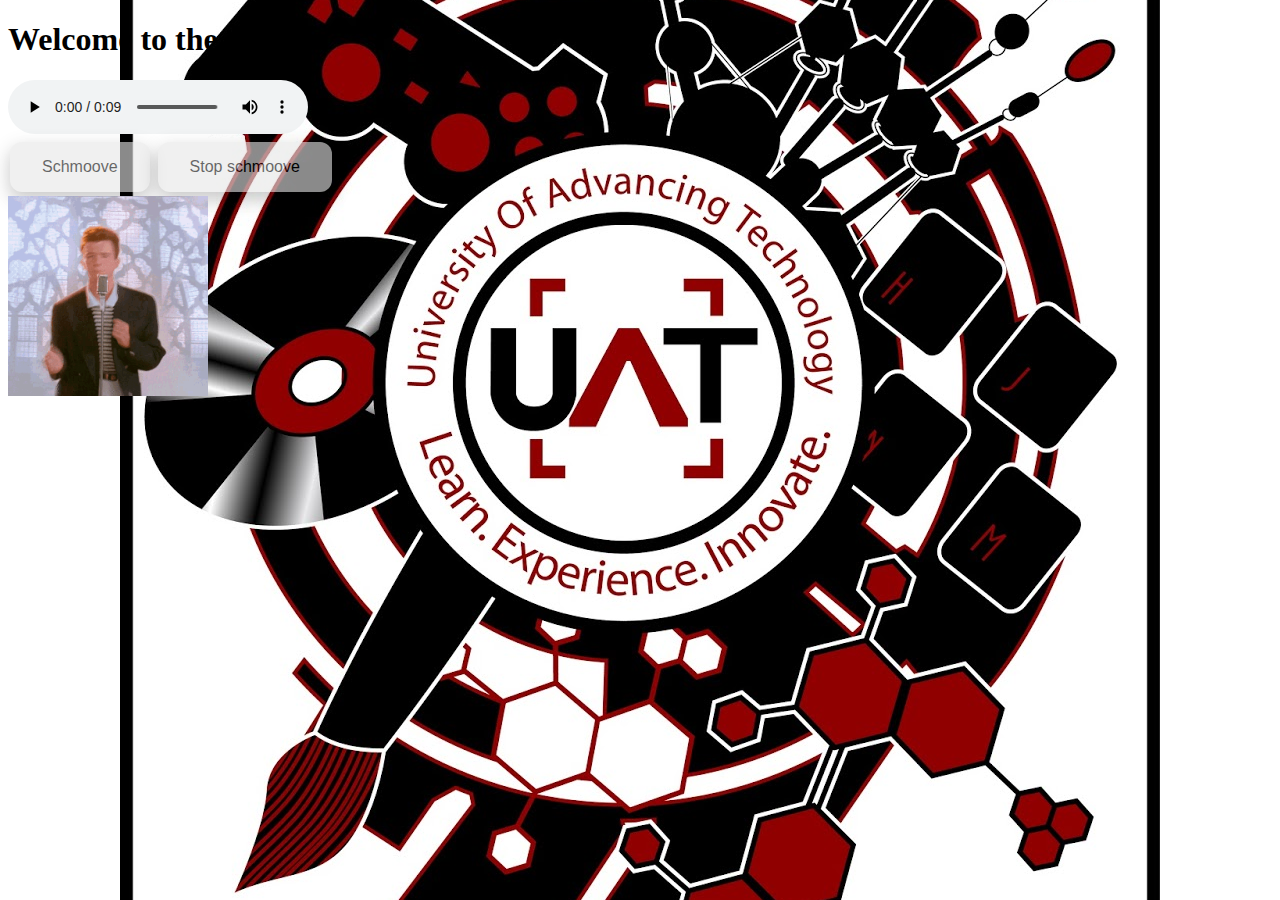
<file: Week 4/index.html>
<!DOCTYPE html>
<html lang="en">
<head>
    <meta charset="UTF-8">
    <meta name="viewport" content="width=device-width, initial-scale=1.0">
    <title>Document</title>
    <script src="app.js"></script>
    <link rel="stylesheet" href="style.css">
</head>
<body>
    <h1>Welcome to the show</h1>
    <audio controls>
        <source src="Rick Roll Sound Effect.mp3" type="audio/mpeg"></source>
    </audio>
    <br>
    <button id="startButton" class="button" onclick="startMove()">Schmoove</button>
    <button id="stopButton" class="button" onclick="stopMove()">Stop schmoove</button>
    <br>
    <img src="rickroll.gif" class="rickroll" style="position: absolute; left: 100; top: 100; width: 200px;"/>
</body>
</html>
</file>
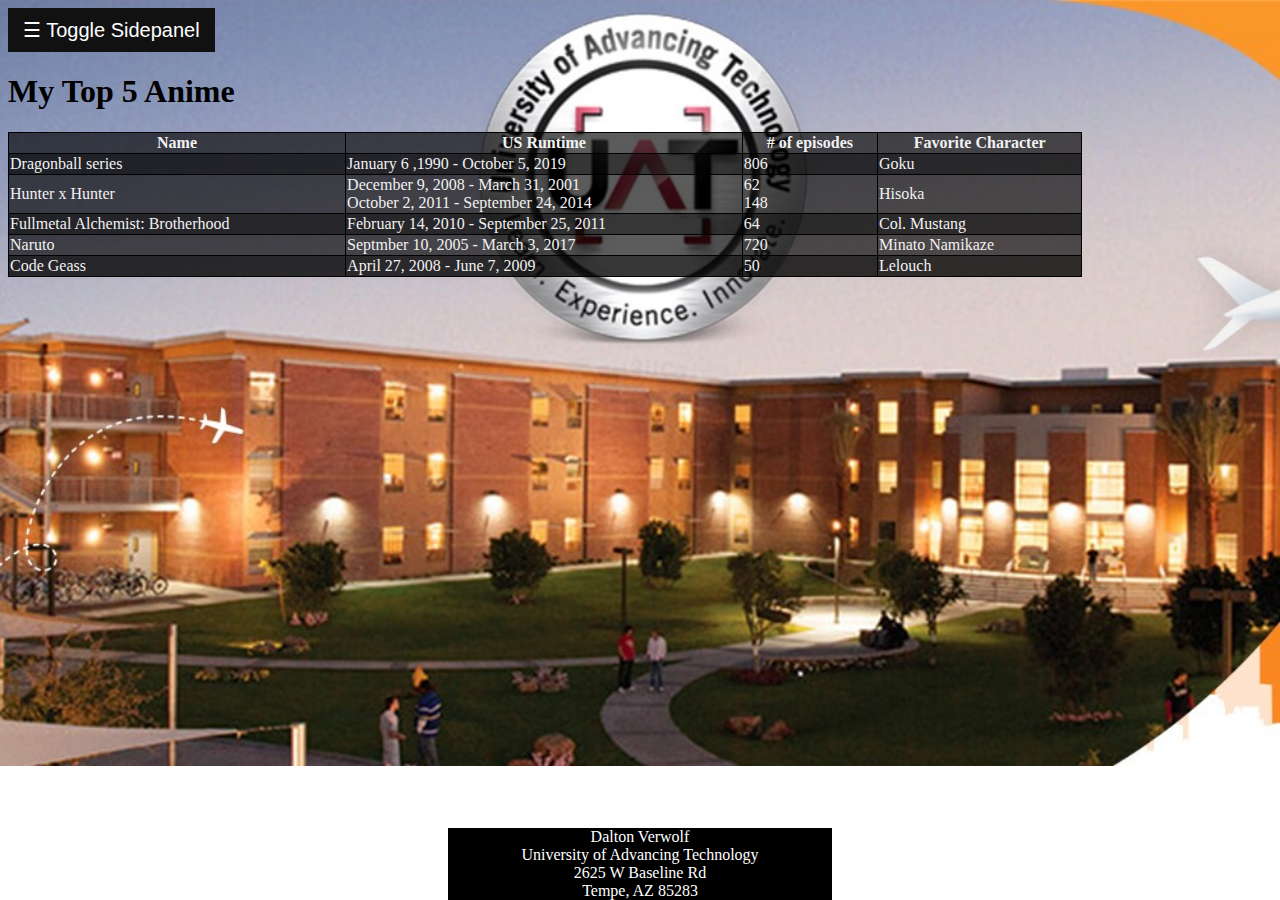
<file: Week 5/index.html>
<!--Dalton Verwolf-->
<!DOCTYPE html>
<html lang="en">
<head>
    <meta charset="UTF-8">
    <meta name="viewport" content="width=device-width, initial-scale=1.0">
    <link rel="stylesheet" href="style.css">
    <script src="sidebar.js"></script>
    <title>CSC102 Verwolf Final</title>
</head>
<body>
    <div id="mySidepanel" class="sidepanel"><!--Setup for the navigation component of the assignment-->
        <a href="javascript:void(0)" class="closebtn" onclick="closeNav()">&times;</a>
        <a class="active" href="#home">Home</a><!--Home doesnt have a reference on the home page so that it cant navigate to itself-->
        <a href="index1.html">1.1 The Foundation</a><!--Each of the previous assignment files is linked here in the hyperlink reference(href)-->
        <a href="game.html">2.1 My Game</a>
        <a href="strings.html">3.1 Authorization</a>
        <a href="index4.html">4.1 Audio</a>
      </div>
      
      <button class="openbtn" onclick="openNav()">&#9776; Toggle Sidepanel</button><!--Button to operate the sidepanel for navigation-->
      
      <h1>My Top 5 Anime</h1>
      <table id="anime" width="85%">
        <tr>
            <th>Name</th>
            <th>US Runtime</th>
            <th># of episodes</th>
            <th>Favorite Character</th>
        </tr>
        <tr>
            <td>Dragonball series</td>
            <td>January 6 ,1990 - October 5, 2019</td>
            <td>806</td>
            <td>Goku</td>
        </tr>
        <tr>
            <td>Hunter x Hunter</td>
            <td><ul><li>December 9, 2008 - March 31, 2001</li><!--Used ul(unordered list) to eliminate the bullet point of the list since there were 2 runtimes for this anime -->
                <li>October 2, 2011 - September 24, 2014</li></ul>
            </td>
            <td><ul><li>62</li>
                <li>148</li></ul>
            </td>
            <td>Hisoka</td>
        </tr>
        <tr>
            <td>Fullmetal Alchemist: Brotherhood</td>
            <td>February 14, 2010 - September 25, 2011</td>
            <td>64</td>
            <td>Col. Mustang</td>
        </tr>
        <tr>
            <td>Naruto</td>
            <td>Septmber 10, 2005 - March 3, 2017</td>
            <td>720</td>
            <td>Minato Namikaze</td>
        </tr>
        <tr>
            <td>Code Geass</td>
            <td>April 27, 2008 - June 7, 2009</td>
            <td>50</td>
            <td>Lelouch</td>
        </tr>
    </table>
    <footer>
        Dalton Verwolf
        <br>
        University of Advancing Technology
        <br>
        2625 W Baseline Rd
        <br>
        Tempe, AZ 85283
    </footer>
</body>
</html>
</file>
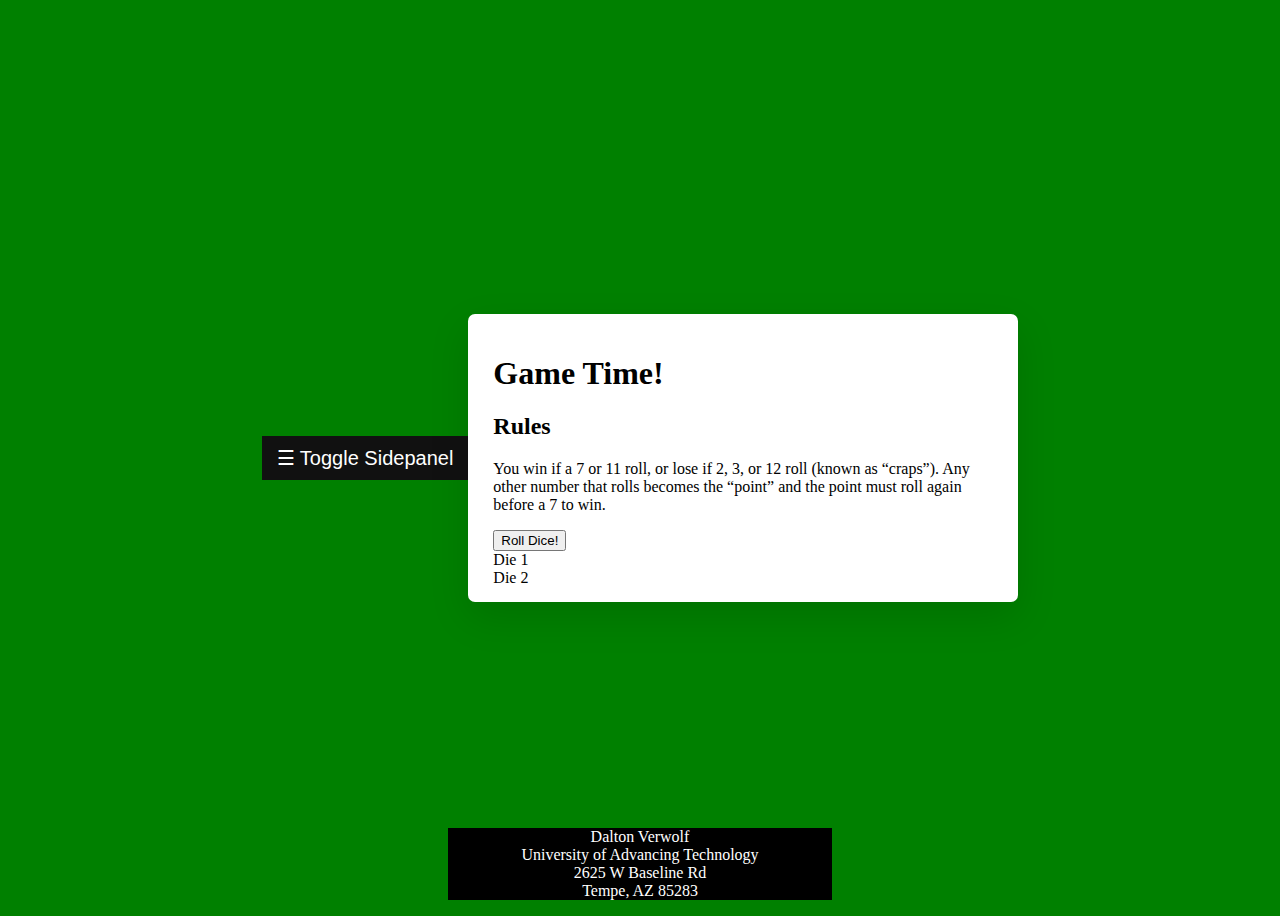
<file: game.html>
<!--Dalton Verwolf-->

<!DOCTYPE html>
<html lang="en">
<head>
    <meta charset="UTF-8">
    <meta name="viewport" content="width=device-width, initial-scale=1.0">
    <script src = "code.js"></script>
    <link rel="stylesheet" href="craps.css">
    <title>CSC102 Assn 2.1</title>
</head>
<body>
  <div id="mySidepanel" class="sidepanel">
    <a href="javascript:void(0)" class="closebtn" onclick="closeNav()">&times;</a>
    <a class="active" href="#home">Home</a>
    <a href="index1.html">1.1 The Foundation</a>
    <a href="game.html">2.1 My Game</a>
    <a href="strings.html">3.1 Authorization</a>
    <a href="index4.html">4.1 Audio</a>
  </div>
  
  <button class="openbtn" onclick="openNav()">&#9776; Toggle Sidepanel</button>
  <div class="wrapper"><!--Creates a text box basically for the other elements of the program to clean
  up the appearance-->
    <header>
      <h1>Game Time!</h1>
      <h2>Rules</h2>
    </header>
    <p>You win if a 7 or 11 roll, or lose if 2, 3, or 12 roll (known as “craps”).
      Any other number that rolls becomes the “point” and the point must roll again before a 7 to win.</p>
      <button onclick="rollDice()">Roll Dice!</button><!--Calls to the rollDice function in the javascript-->
      <div id = "result1">Die 1</div><!--Sets a placeholder for information from the javascript-->
    <div id = "result2">Die 2</div>
    <div id = "sumTag"></div>
  </div>
<footer>
    Dalton Verwolf
    <br>
    University of Advancing Technology
    <br>
    2625 W Baseline Rd
    <br>
    Tempe, AZ 85283
</footer>

</body>
</html>
</file>
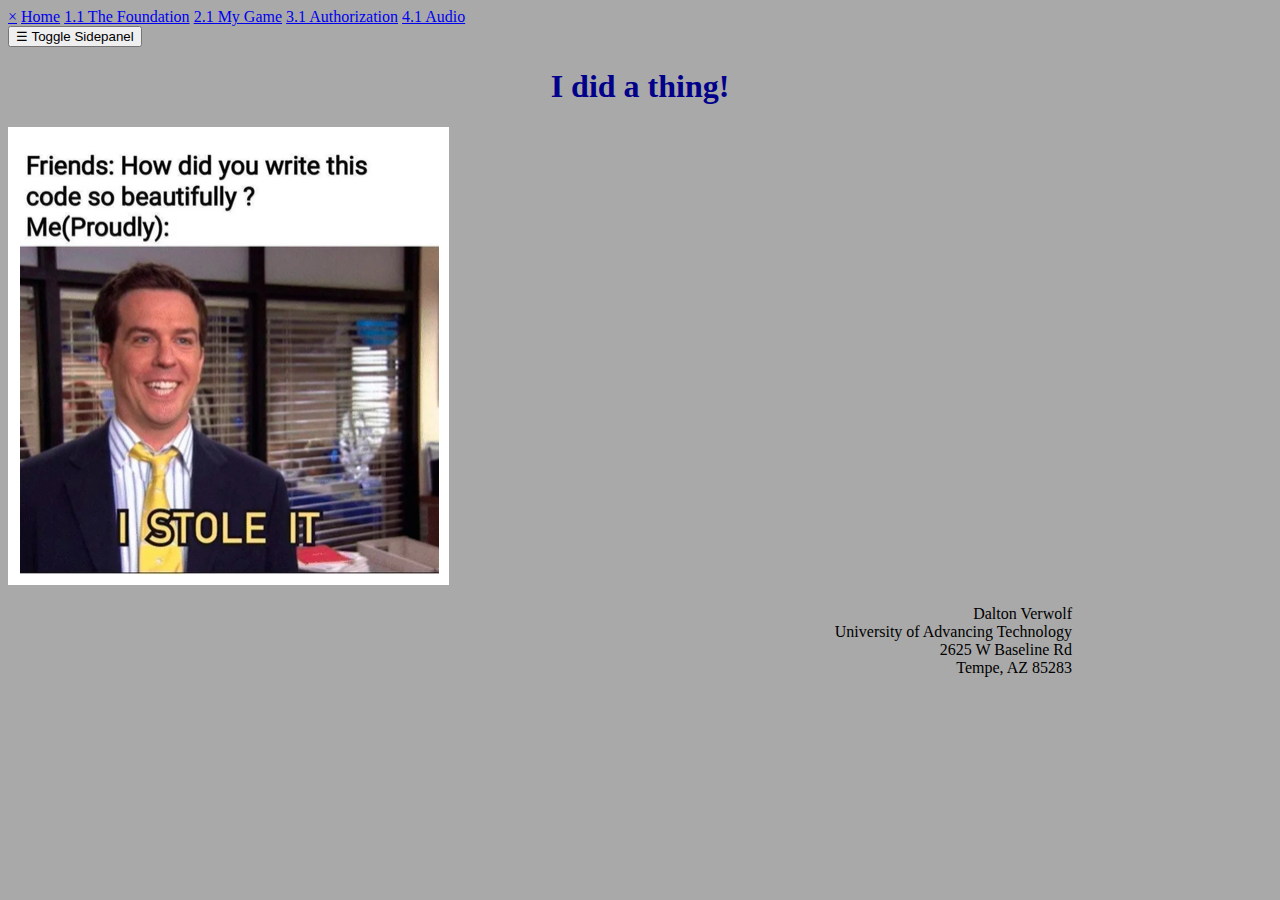
<file: index1.html>
<!--Dalton Verwolf-->
<!DOCTYPE html>
<html lang="en">
<head>
    <meta charset="UTF-8">
    <meta name="viewport" content="width=device-width, initial-scale=1.0">
    <title>Index Assignment</title>
    <script src="sidebar.js"></script>
    <link rel="stylesheet" href="main.css">
</head>
<body>
    <div id="mySidepanel" class="sidepanel">
        <a href="javascript:void(0)" class="closebtn" onclick="closeNav()">&times;</a>
        <a class="active" href="index.html">Home</a>
        <a href="index1.html">1.1 The Foundation</a>
        <a href="game.html">2.1 My Game</a>
        <a href="strings.html">3.1 Authorization</a>
        <a href="index4.html">4.1 Audio</a>
      </div>
      
      <button class="openbtn" onclick="openNav()">&#9776; Toggle Sidepanel</button>
    <h1 style="color: darkblue;">
        <center>
            I did a thing!
        </center>

    </h1>
    <p>
        <img id="memeImage" src="tie-friends-did-write-this-code-so-beautifully-proudly-stole.png.png">
    </p>
    <footer>
        Dalton Verwolf
        <br>
        University of Advancing Technology
        <br>
        2625 W Baseline Rd
        <br>
        Tempe, AZ 85283
    </footer>

</body>
</html>
</file>
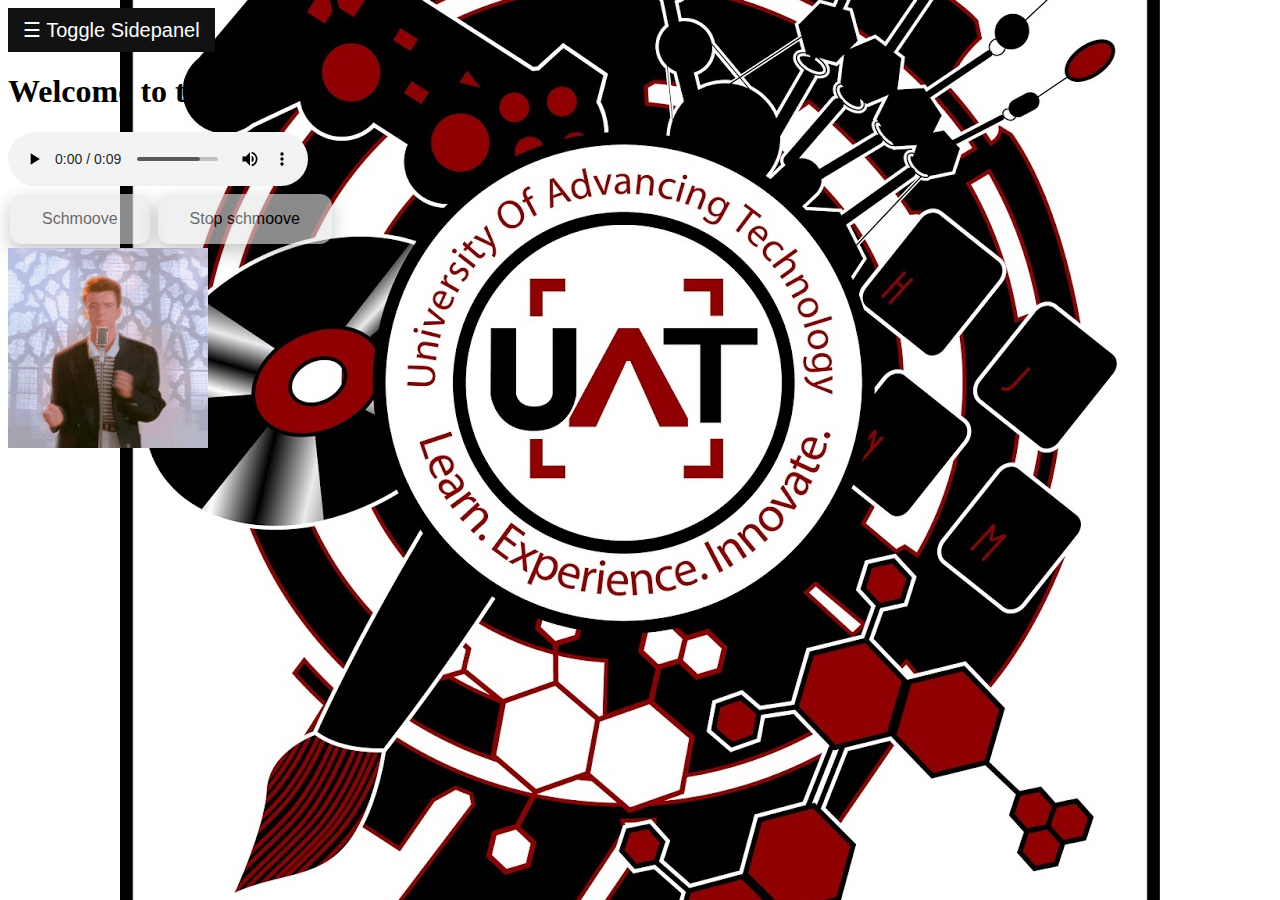
<file: index4.html>
<!DOCTYPE html>
<html lang="en">
<head>
    <meta charset="UTF-8">
    <meta name="viewport" content="width=device-width, initial-scale=1.0">
    <title>Document</title>
    <script src="app.js"></script>
    <link rel="stylesheet" href="style4.css">
</head>
<body>
    <div id="mySidepanel" class="sidepanel">
        <a href="javascript:void(0)" class="closebtn" onclick="closeNav()">&times;</a>
        <a class="active" href="index.html">Home</a>
        <a href="index1.html">1.1 The Foundation</a>
        <a href="game.html">2.1 My Game</a>
        <a href="strings.html">3.1 Authorization</a>
        <a href="index4.html">4.1 Audio</a>
      </div>
      
      <button class="openbtn" onclick="openNav()">&#9776; Toggle Sidepanel</button>
    <h1>Welcome to the show</h1>
    <audio controls>
        <source src="Rick Roll Sound Effect.mp3" type="audio/mpeg"></source>
    </audio>
    <br>
    <button id="startButton" class="button" onclick="startMove()">Schmoove</button>
    <button id="stopButton" class="button" onclick="stopMove()">Stop schmoove</button>
    <br>
    <img src="rickroll.gif" id="rickroll" style="position: absolute; left: 100; top: 100; width: 200px;"/>
</body>
</html>
</file>
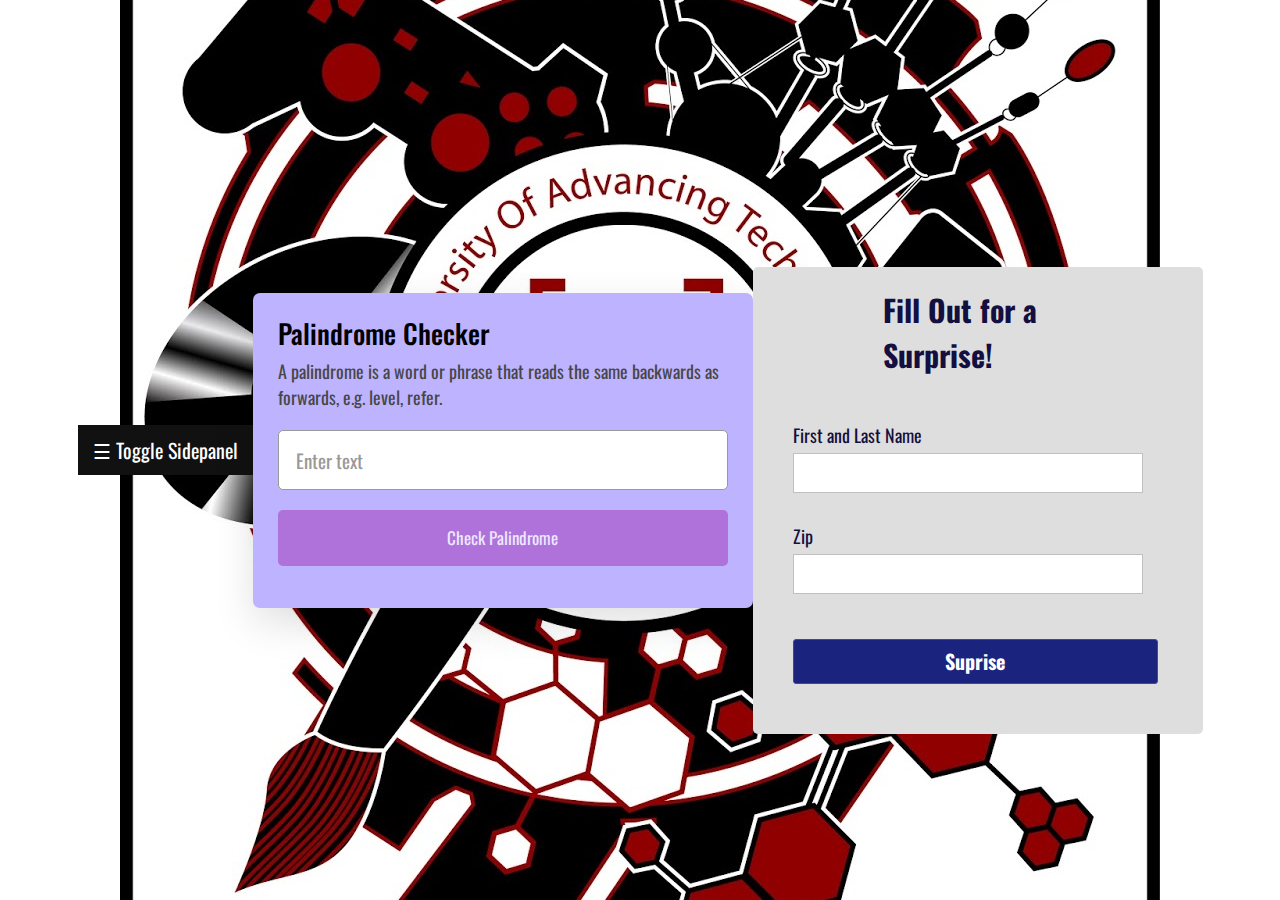
<file: strings.html>
<!--Dalton Verwolf-->

<!DOCTYPE html>
<html lang="en" dir="ltr">
  <head>
    <meta charset="utf-8">  
    <title>Palindrome Checker</title>
    <link rel="stylesheet" href="style3.css">
  </head>
  <body>
    <div id="mySidepanel" class="sidepanel">
      <a href="javascript:void(0)" class="closebtn" onclick="closeNav()">&times;</a>
      <a class="active" href="index.html">Home</a>
      <a href="index1.html">1.1 The Foundation</a>
      <a href="game.html">2.1 My Game</a>
      <a href="strings.html">3.1 Authorization</a>
      <a href="index4.html">4.1 Audio</a>
    </div>
    
    <button class="openbtn" onclick="openNav()">&#9776; Toggle Sidepanel</button>
    <div class="wrapper"><!--Class for the creation of the container for the script-->
      <header>
        <h1>Palindrome Checker</h1>
        <p>A palindrome is a word or phrase that reads the same backwards as forwards, e.g. level, refer.</p>
      </header>
      <div class="inputs"><!--Styling for text in the input box-->
        <input type="text" spellcheck="false" placeholder="Enter text">
        <button>Check Palindrome</button>
      </div>
      <p class="info-txt"></p>
    </div>
    <script src="script.js"></script><!--Call to javascript that runs the palindrome checker-->
    
    <br>

    <div class="container">
      <h1 class="label">Fill Out for a Surprise!</h1>
      <form class="login_form" action="message.html" method="post" name="form" onsubmit="return validated()">
        <div class="font">First and Last Name</div>
        <input autocomplete="off" type="text" name="firstLast">
        <div id="firstLast_error">Please input name</div>
        <div class="font font2">Zip</div>
        <input type="number" name="zip">
        <div id="zip_error">Please input zip</div>
        <button type="submit">Suprise</button>
      </form>
    </div>	
    <script src="valid.js"></script>
  </body>
</html>
</file>
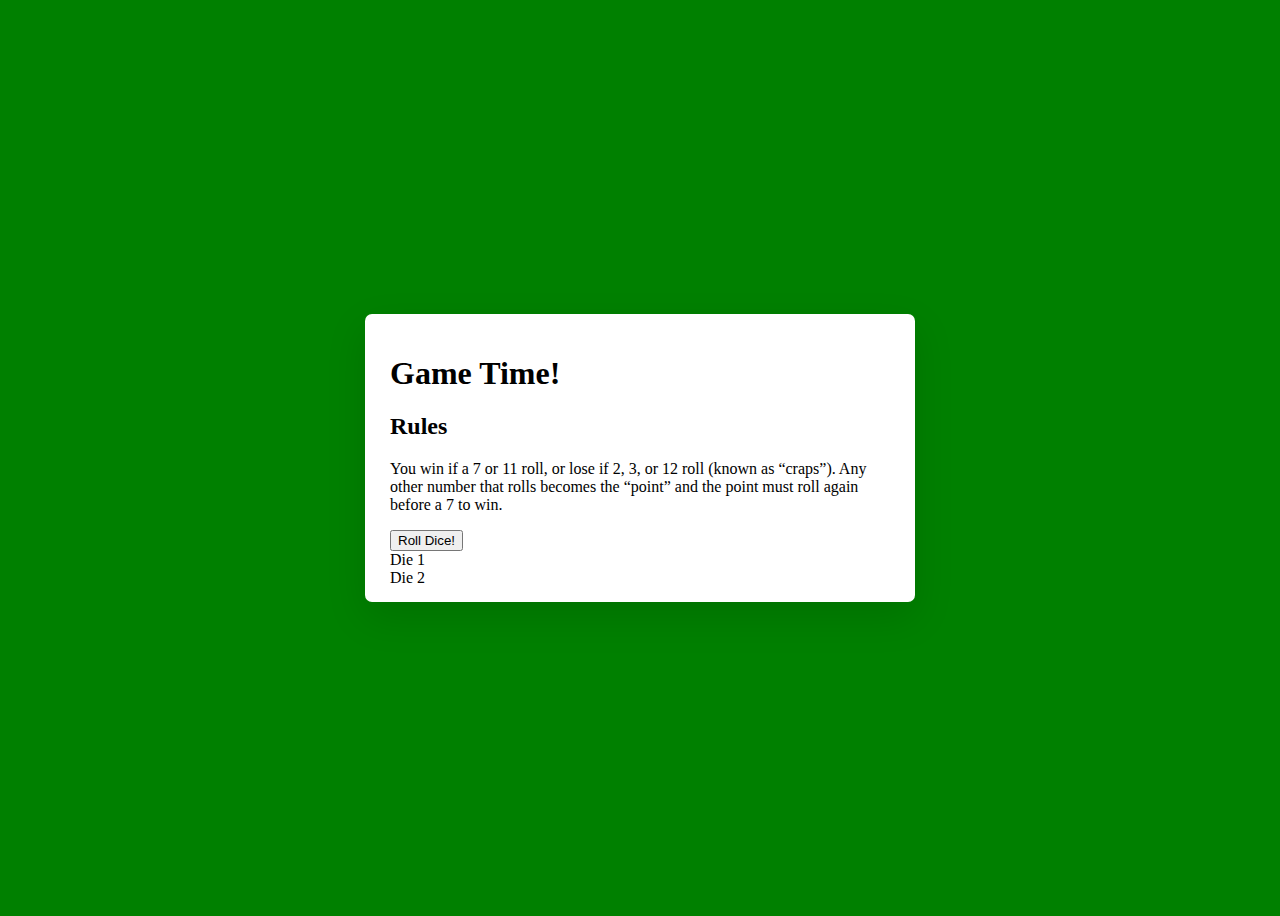
<file: Week 2/game.html>
<!--Dalton Verwolf-->

<!DOCTYPE html>
<html lang="en">
<head>
    <meta charset="UTF-8">
    <meta name="viewport" content="width=device-width, initial-scale=1.0">
    <script src = "code.js"></script>
    <link rel="stylesheet" href="craps.css">
    <title>CSC102 Assn 2.1</title>
</head>
<body>
  <div class="wrapper"><!--Creates a text box basically for the other elements of the program to clean
  up the appearance-->
    <header>
      <h1>Game Time!</h1>
      <h2>Rules</h2>
    </header>
    <p>You win if a 7 or 11 roll, or lose if 2, 3, or 12 roll (known as “craps”).
      Any other number that rolls becomes the “point” and the point must roll again before a 7 to win.</p>
      <button onclick="rollDice()">Roll Dice!</button><!--Calls to the rollDice function in the javascript-->
      <div id = "result1">Die 1</div><!--Sets a placeholder for information from the javascript-->
    <div id = "result2">Die 2</div>
    <div id = "sumTag"></div>

  </div>
</body>
</html>
</file>
<file: Week 4/style.css>
body{
    background-image: url(uat.jpg);
    background-repeat: no-repeat;
    background-attachment: fixed;
    background-position: center;
}

.button {
    background-color: #e7e7e7;
    border: none;
    color: black;
    padding: 16px 32px;
    text-align: center;
    font-size: 16px;
    margin: 4px 2px;
    opacity: 0.6;
    transition: 0.3s;
    display: inline-block;
    text-decoration: none;
    cursor: pointer;
    border-radius: 12px;
    box-shadow: 0 8px 16px 0 rgba(0,0,0,0.2), 0 6px 20px 0 rgba(0,0,0,0.19);;
  }
  
  .button:hover {opacity: 1}
  
  .rickroll.hidden{
    display: none;
  }
</file>
<file: Week 5/style.css>
body{
    background-image: url(uat5.jpg);
        background-repeat: no-repeat;
        background-size:cover;
    }
ul {/*Removes the padding and bullet marks on the list*/
  list-style-type: none;
  margin: 0;
  padding: 0;
}
table, th, td{/*Sets the black background on the even cells and columns of the table to give it better readability*/
    border: 1.5px solid black;
    border-collapse: collapse;
    color: #f1f1f1;
    background-color: rgba(0, 0, 0, 0.4);
}
tr:nth-child(even) {
    background-color: rgba(0, 0, 0, 0.4);
  }
  
  th:nth-child(even),td:nth-child(even) {
    background-color: rgba(0, 0, 0, 0.4);
  }

footer {
   position: fixed;
   left: 35%;
   bottom: 0;
   width: 30%;
   background-color: rgb(0, 0, 0);
   color: white;
   text-align: center;
}

 .sidepanel {/*Appearance for the sidebar and related components, sets it to one position, makes the background black, and controls font size*/
    height: 250px;
    width: 0;
    position: fixed;
    z-index: 1;
    top: 0;
    left: 0;
    background-color: #111;
    overflow-x: hidden;
    padding-top: 60px;
    transition: 0.5s;
  }
  
  .sidepanel a {
    padding: 8px 8px 8px 32px;
    text-decoration: none;
    font-size: 25px;
    color: #818181;
    display: block;
    transition: 0.3s;
  }
  
  .sidepanel a:hover {
    color: #f1f1f1;
  }
  
  .sidepanel .closebtn {
    position: absolute;
    top: 0;
    right: 25px;
    font-size: 36px;
    margin-left: 50px;
  }
  
  .openbtn {
    font-size: 20px;
    cursor: pointer;
    background-color: #111;
    color: white;
    padding: 10px 15px;
    border: none;
  }
  
  .openbtn:hover {
    background-color: #444;
  }
</file>
<file: craps.css>
/*Dalton Verwolf*/
body{
  display: flex;
  padding: 0 10px;
  align-items: center;
  justify-content: center;
  min-height: 100vh;
  background: green;
}

.wrapper{
  max-width: 500px;
  background: #fff;
  border-radius: 7px;
  padding: 20px 25px 15px;
  box-shadow: 0 15px 40px rgba(0,0,0,0.12);
}

footer {
  position: fixed;
  left: 35%;
  bottom: 0;
  width: 30%;
  background-color: rgb(0, 0, 0);
  color: white;
  text-align: center;
}

.sidepanel {
   height: 250px;
   width: 0;
   position: fixed;
   z-index: 1;
   top: 0;
   left: 0;
   background-color: #111;
   overflow-x: hidden;
   padding-top: 60px;
   transition: 0.5s;
 }
 
 .sidepanel a {
   padding: 8px 8px 8px 32px;
   text-decoration: none;
   font-size: 25px;
   color: #818181;
   display: block;
   transition: 0.3s;
 }
 
 .sidepanel a:hover {
   color: #f1f1f1;
 }
 
 .sidepanel .closebtn {
   position: absolute;
   top: 0;
   right: 25px;
   font-size: 36px;
   margin-left: 50px;
 }
 
 .openbtn {
   font-size: 20px;
   cursor: pointer;
   background-color: #111;
   color: white;
   padding: 10px 15px;
   border: none;
 }
 
 .openbtn:hover {
   background-color: #444;
 }
</file>
<file: main.css>
/* Dalton Verwolf*/
h1
{
    text-align: center;
}
nav
{
    height: 6000px;
    width: 200px;
    float: left;
    padding: 5px;
    line-height: 30px;

}
body
{
  background-color: darkgrey;
  color: black;
}

#memeImage
{
    margin-right: 200px;
}
footer
{
    text-align: right;
    margin-right: 200px;
}
</file>
<file: style4.css>
body{
    background-image: url(uat.jpg);
    background-repeat: no-repeat;
    background-attachment: fixed;
    background-position: center;
}

.button {
    background-color: #e7e7e7;
    border: none;
    color: black;
    padding: 16px 32px;
    text-align: center;
    font-size: 16px;
    margin: 4px 2px;
    opacity: 0.6;
    transition: 0.3s;
    display: inline-block;
    text-decoration: none;
    cursor: pointer;
    border-radius: 12px;
    box-shadow: 0 8px 16px 0 rgba(0,0,0,0.2), 0 6px 20px 0 rgba(0,0,0,0.19);;
  }
  
  .button:hover {opacity: 1}
  
  .rickroll.hidden{
    display: none;
  }

  footer {
    position: fixed;
    left: 35%;
    bottom: 0;
    width: 30%;
    background-color: rgb(0, 0, 0);
    color: white;
    text-align: center;
 }
 
  .sidepanel {
     height: 250px;
     width: 0;
     position: fixed;
     z-index: 1;
     top: 0;
     left: 0;
     background-color: #111;
     overflow-x: hidden;
     padding-top: 60px;
     transition: 0.5s;
   }
   
   .sidepanel a {
     padding: 8px 8px 8px 32px;
     text-decoration: none;
     font-size: 25px;
     color: #818181;
     display: block;
     transition: 0.3s;
   }
   
   .sidepanel a:hover {
     color: #f1f1f1;
   }
   
   .sidepanel .closebtn {
     position: absolute;
     top: 0;
     right: 25px;
     font-size: 36px;
     margin-left: 50px;
   }
   
   .openbtn {
     font-size: 20px;
     cursor: pointer;
     background-color: #111;
     color: white;
     padding: 10px 15px;
     border: none;
   }
   
   .openbtn:hover {
     background-color: #444;
   }
</file>
<file: style3.css>
@import url('https://fonts.googleapis.com/css2?family=Oswald:wght@400;500;600;700&display=swap');
*{
  margin: 0;
  padding: 0;
  box-sizing: border-box;
  font-family: 'Oswald', sans-serif;
}
body{
  display: flex;
  padding: 0 10px;
  align-items: center;
  justify-content: center;
  min-height: 100vh;
  background-image: url(uat.jpg);
  background-repeat: no-repeat;
  background-position: center;
  
}
::selection{
  color: #fff;
  background: rgb(170,87,204,0.8);
}
.wrapper{
  max-width: 500px;
  background: #beb3ff;
  border-radius: 7px;
  padding: 20px 25px 15px;
  box-shadow: 0 15px 40px rgba(0,0,0,0.12);
}
header h1{
  font-size: 27px;
  font-weight: 500;
}
header p{
  margin-top: 5px;
  font-size: 18px;
  color: #474747;
}
.inputs{
  margin: 20px 0 27px;
}
.inputs input{
  width: 100%;
  height: 60px;
  outline: none;
  padding: 0 17px;
  font-size: 19px;
  border-radius: 5px;
  border: 1px solid #999;
  transition: 0.1s ease;
}
.inputs input::placeholder{
  color: #999999;
}
.inputs input:focus{
  box-shadow: 0 3px 6px rgba(0,0,0,0.13);
}
.inputs input:focus::placeholder{
  color: #bebebe;
}
.inputs button{
  width: 100%;
  height: 56px;
  border: none;
  opacity: 0.7;
  outline: none;
  color: #fff;
  cursor: pointer;
  font-size: 17px;
  margin-top: 20px;
  border-radius: 5px;
  pointer-events: none;
  background: #AA57CC;
  transition: opacity 0.15s ease;
}
.inputs button.active{
  opacity: 1;
  pointer-events: auto;
}
.info-txt{
  display: none;
  font-size: 19px;
  text-align: center;
  margin-bottom: 18px;
}
.info-txt span{
  color: #AA57CC;
}
@media (max-width: 520px) {
  .wrapper{
    padding: 17px 20px 10px;
  }
  header h1{
    font-size: 25px;
  }
  header p{
    font-size: 16px;
  }
  .inputs input{
    height: 54px;
    font-size: 17px;
  }
  .inputs button{
    height: 50px;
    font-size: 16px;
    margin-top: 17px;
  }
  .info-txt{
    font-size: 18px;
  }
}
.container{
	position: relative;
	margin-top: 100px;
	width: 450px;
	height: auto;
	background: #dedede;
	border-radius: 5px;
}
.label{
	padding: 20px 130px;
	font-size: 30px;
	font-weight: bold;
	color: #130f40;
}
.login_form{
	padding: 20px 40px;
}
.login_form .font{
	font-size: 18px;
	color: #130f40;
	margin: 5px 0;
}
.login_form input{
	height: 40px;
	width: 350px;
	padding: 0 5px;
	font-size: 18px;
	outline: none;
	border: 1px solid silver;
}
.login_form .font2{
	margin-top: 30px;
}
.login_form button{
	margin: 45px 0 30px 0;
	height: 45px;
	width: 365px;
	font-size: 20px;
	color: white;
	outline: none;
	cursor: pointer;
	font-weight: bold;
	background: #1A237E;
	border-radius: 3px;
	border: 1px solid #3949AB;
	transition: .5s;
}
.login_form button:hover{
	background: #151c6a;
}
.login_form #firstLast_error,
.login_form #zip_error{
	margin-top: 5px;
	width: 345px;
	font-size: 18px;
	color: #C62828;
	background: rgba(255,0,0,0.1);
	text-align: center;
	padding: 5px 8px;
	border-radius: 3px;
	border: 1px solid #EF9A9A;
	display: none;
}

footer {
  position: fixed;
  left: 35%;
  bottom: 0;
  width: 30%;
  background-color: rgb(0, 0, 0);
  color: white;
  text-align: center;
}

.sidepanel {
   height: 250px;
   width: 0;
   position: fixed;
   z-index: 1;
   top: 0;
   left: 0;
   background-color: #111;
   overflow-x: hidden;
   padding-top: 60px;
   transition: 0.5s;
 }
 
 .sidepanel a {
   padding: 8px 8px 8px 32px;
   text-decoration: none;
   font-size: 25px;
   color: #818181;
   display: block;
   transition: 0.3s;
 }
 
 .sidepanel a:hover {
   color: #f1f1f1;
 }
 
 .sidepanel .closebtn {
   position: absolute;
   top: 0;
   right: 25px;
   font-size: 36px;
   margin-left: 50px;
 }
 
 .openbtn {
   font-size: 20px;
   cursor: pointer;
   background-color: #111;
   color: white;
   padding: 10px 15px;
   border: none;
 }
 
 .openbtn:hover {
   background-color: #444;
 }
</file>
<file: Week 2/craps.css>
/*Dalton Verwolf*/
body{
  display: flex;
  padding: 0 10px;
  align-items: center;
  justify-content: center;
  min-height: 100vh;
  background: green;
}

.wrapper{
  max-width: 500px;
  background: #fff;
  border-radius: 7px;
  padding: 20px 25px 15px;
  box-shadow: 0 15px 40px rgba(0,0,0,0.12);
}
</file>
